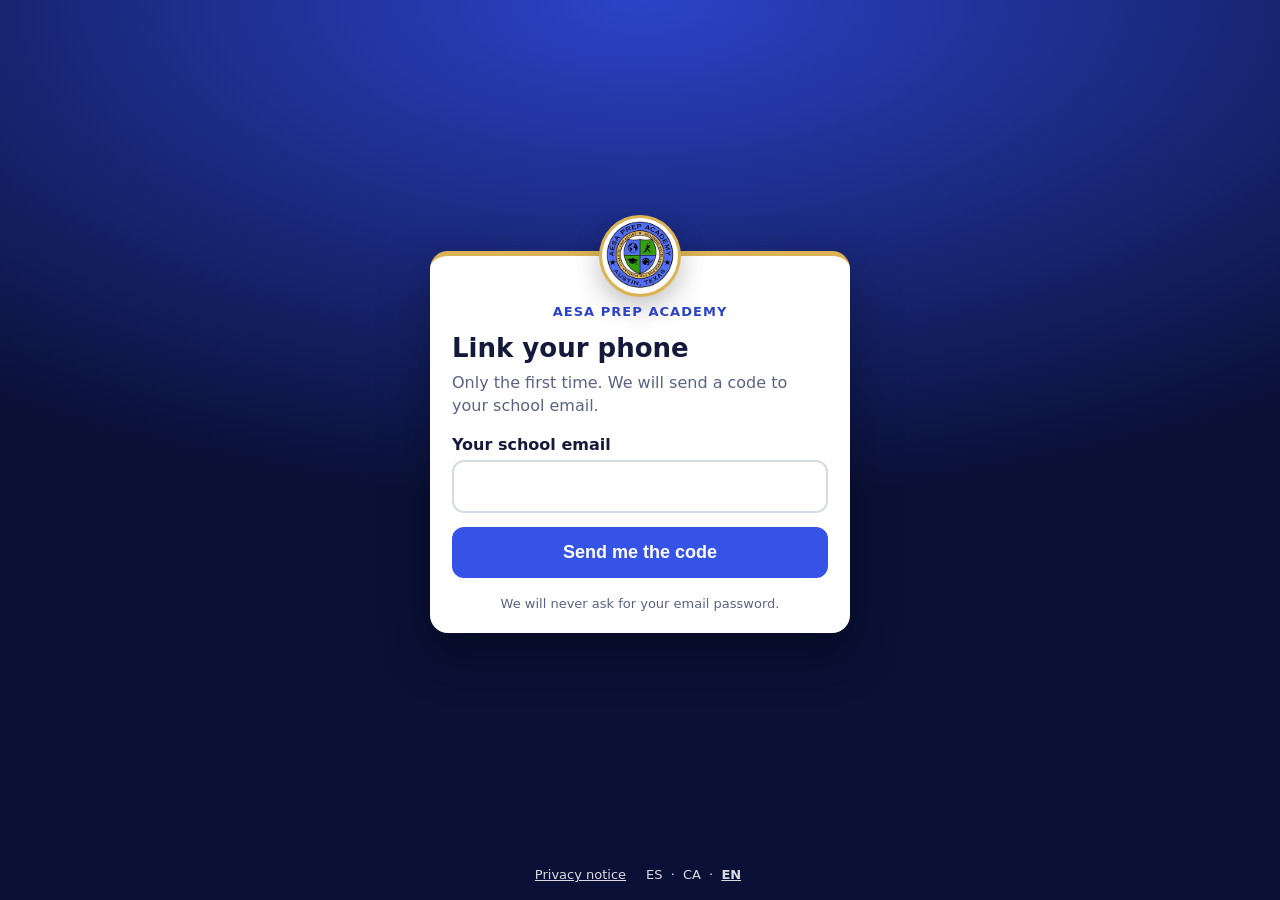
<file: index.html>
<!doctype html>
<html lang="en">
<head>
  <meta charset="utf-8">
  <meta name="viewport" content="width=device-width, initial-scale=1, viewport-fit=cover">
  <meta name="robots" content="noindex, nofollow">
  <meta name="theme-color" content="#0a1036">
  <link rel="icon" href="logo.png">
  <link rel="apple-touch-icon" href="logo.png">
  <meta name="format-detection" content="telephone=no">
  <title>AESA Prep · Entry &amp; exit</title>
  <link rel="stylesheet" href="styles.css">
</head>
<body>
  <main id="app">

    <!-- ============ CARGANDO ============ -->
    <section id="p-cargando" class="pantalla oscura">
      <img class="escudo escudo-grande" src="logo.png" alt="AESA Prep Academy">
      <div class="marca">AESA Prep Academy</div>
      <div class="spinner" aria-hidden="true"></div>
      <p id="cargando-texto" class="cargando-texto" data-t="comprobando">Checking…</p>
    </section>

    <!-- ============ VINCULAR EL MÓVIL ============ -->
    <section id="p-vincular" class="pantalla oscura" hidden>
      <div class="tarjeta">
        <img class="escudo escudo-tarjeta" src="logo.png" alt="">
        <div class="marca marca-oscura">AESA Prep Academy</div>
        <h1 data-t="vincTitulo">Vincula tu móvil</h1>
        <p class="intro" data-t="vincIntro">Solo la primera vez. Te enviaremos un código a tu correo del centro.</p>
        <p id="vinc-aviso" class="aviso" hidden></p>

        <form id="f-email" novalidate>
          <label for="email" data-t="emailEtiqueta">Tu correo del centro</label>
          <input id="email" name="email" type="email" autocomplete="email" inputmode="email" autocapitalize="off" spellcheck="false" required>
          <button id="b-enviar" type="submit" class="btn" data-t="enviarCodigo">Enviarme el código</button>
        </form>

        <form id="f-codigo" novalidate hidden>
          <p id="codigo-enviado" class="intro"></p>
          <label for="codigo" data-t="codigoEtiqueta">Código de 6 cifras</label>
          <input id="codigo" name="codigo" class="codigo" inputmode="numeric" autocomplete="one-time-code" pattern="[0-9]*" maxlength="6" required>
          <button id="b-validar" type="submit" class="btn" data-t="validar">Vincular este móvil</button>
          <button id="b-otro-email" type="button" class="enlace" data-t="otroEmail">Usar otro correo / pedir otro código</button>
        </form>

        <p id="vinc-error" class="error" role="alert" hidden></p>
        <p class="nota" data-t="vincNota">Nunca te pediremos la contraseña de tu correo.</p>
      </div>
    </section>

    <!-- ============ RESULTADO (verde / rojo) ============ -->
    <section id="p-resultado" class="pantalla resultado" hidden aria-live="assertive">
      <div class="rayas" aria-hidden="true"></div>
      <img class="escudo escudo-mini" src="logo.png" alt="AESA Prep Academy">
      <div class="res">
        <div id="res-icono" class="res-icono" aria-hidden="true"></div>
        <h1 id="res-titulo" class="res-titulo"></h1>
        <p id="res-mensaje" class="res-mensaje"></p>
        <p id="res-chip" class="chip" hidden></p>
        <div class="foto-marco">
          <div class="anillo" aria-hidden="true"></div>
          <img id="res-foto" alt="" hidden>
          <span id="res-iniciales" class="iniciales"></span>
        </div>
        <div id="res-nombre" class="res-nombre"></div>
        <div id="res-curso" class="res-curso"></div>
        <div class="reloj-fila">
          <span class="punto-vivo" aria-hidden="true"></span>
          <span id="res-reloj" class="reloj">--:--:--</span>
        </div>
        <div id="res-fecha" class="res-fecha"></div>
        <div id="res-meta" class="res-meta"></div>
        <p id="res-repetido" class="res-repetido" hidden></p>
        <div class="barra" aria-hidden="true"><div id="res-barra"></div></div>
      </div>
    </section>

    <!-- ============ ERRORES / AVISOS ============ -->
    <section id="p-error" class="pantalla oscura" hidden>
      <img class="escudo escudo-mini" src="logo.png" alt="AESA Prep Academy">
      <div class="res-icono icono-aviso" aria-hidden="true">!</div>
      <h1 id="err-titulo" class="res-titulo"></h1>
      <p id="err-mensaje" class="res-mensaje"></p>
      <button id="b-reintentar" type="button" class="btn btn-claro" data-t="reintentar" hidden>Reintentar</button>
    </section>

  </main>

  <footer id="pie" class="pie">
    <button id="b-desvincular" type="button" class="enlace" data-t="noSoyYo" hidden>No soy yo / desvincular este móvil</button>
    <a href="privacidad.html" target="_blank" rel="noopener" data-t="privacidad">Aviso de privacidad</a>
    <span class="idiomas">
      <button type="button" class="enlace" data-idioma="es">ES</button> ·
      <button type="button" class="enlace" data-idioma="ca">CA</button> ·
      <button type="button" class="enlace" data-idioma="en">EN</button>
    </span>
  </footer>

  <script src="app.js"></script>
</body>
</html>
</file>
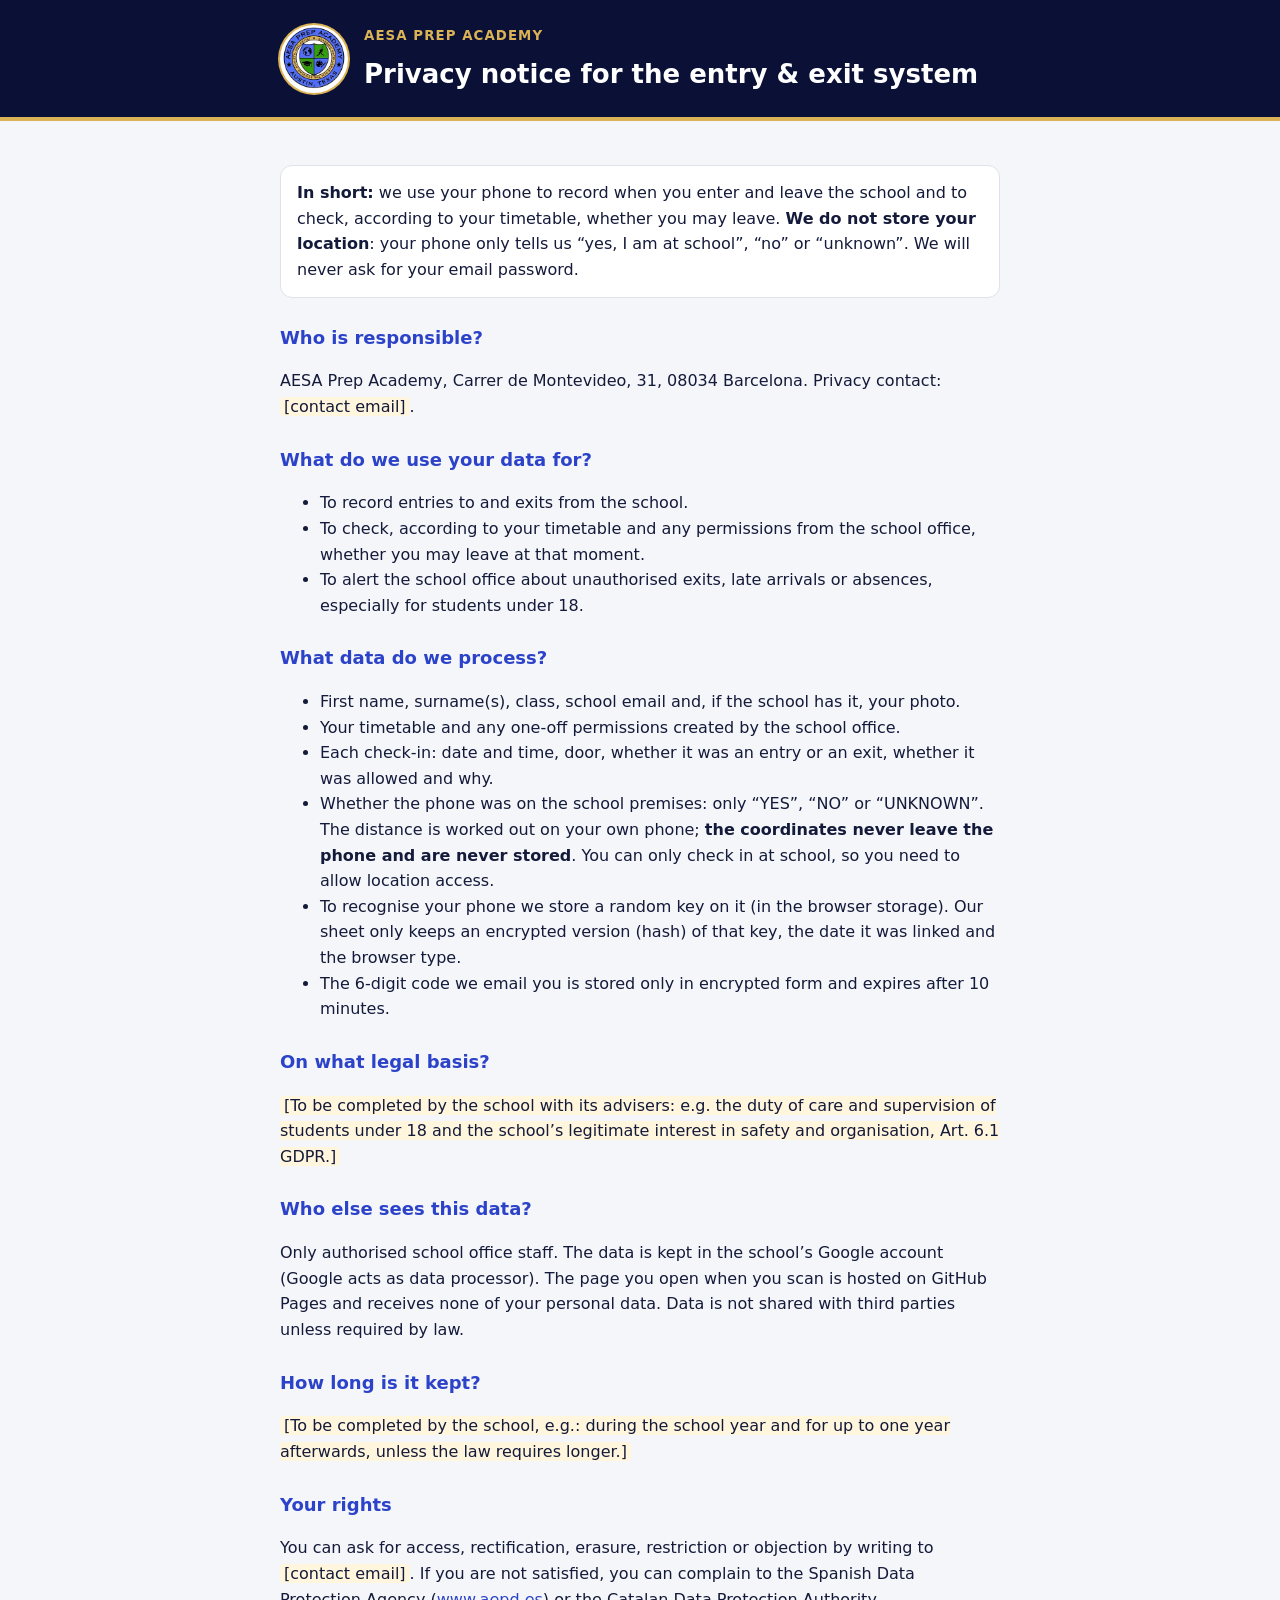
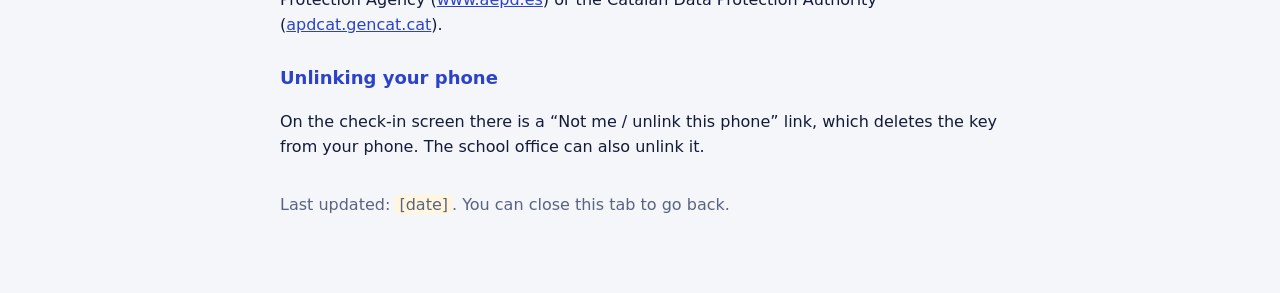
<file: privacidad.html>
<!doctype html>
<html lang="en">
<head>
  <meta charset="utf-8">
  <meta name="viewport" content="width=device-width, initial-scale=1">
  <meta name="robots" content="noindex, nofollow">
  <title>Privacy notice · AESA Prep</title>
  <style>
    :root { --navy: #2c43c9; --marino: #0a1036; --dorado: #dbb355; --texto: #141a3a; --suave: #5b6382; }
    body { margin: 0; font-family: system-ui, -apple-system, "Segoe UI", Roboto, Arial, sans-serif; color: var(--texto); background: #f4f6f9; line-height: 1.6; }
    main { max-width: 720px; margin: 0 auto; padding: 28px 18px 60px; }
    header { background: var(--marino); color: #fff; padding: 22px 18px; border-bottom: 4px solid var(--dorado); }
    header div { max-width: 720px; margin: 0 auto; display: flex; gap: 16px; align-items: center; }
    header img { width: 64px; height: 64px; border-radius: 50%; background: #fff; padding: 2px; box-shadow: 0 0 0 2px var(--dorado); flex: none; }
    header small { letter-spacing: .08em; text-transform: uppercase; color: var(--dorado); font-weight: 700; }
    h1 { margin: 6px 0 0; font-size: 26px; }
    h2 { font-size: 18px; margin: 26px 0 6px; color: var(--navy); }
    p, li { font-size: 16px; }
    .caja { background: #fff; border: 1px solid #dde3ea; border-radius: 12px; padding: 14px 16px; }
    .pendiente { background: #fff6dd; border-radius: 4px; padding: 0 4px; }
    a { color: var(--navy); }
  </style>
</head>
<body>
  <header><div><img src="logo.png" alt=""><span><small>AESA Prep Academy</small><h1>Privacy notice for the entry &amp; exit system</h1></span></div></header>
  <main>
    <p class="caja"><strong>In short:</strong> we use your phone to record when you enter and leave the school and to check, according to your timetable, whether you may leave. <strong>We do not store your location</strong>: your phone only tells us “yes, I am at school”, “no” or “unknown”. We will never ask for your email password.</p>

    <h2>Who is responsible?</h2>
    <p>AESA Prep Academy, Carrer de Montevideo, 31, 08034 Barcelona. Privacy contact: <span class="pendiente">[contact email]</span>.</p>

    <h2>What do we use your data for?</h2>
    <ul>
      <li>To record entries to and exits from the school.</li>
      <li>To check, according to your timetable and any permissions from the school office, whether you may leave at that moment.</li>
      <li>To alert the school office about unauthorised exits, late arrivals or absences, especially for students under 18.</li>
    </ul>

    <h2>What data do we process?</h2>
    <ul>
      <li>First name, surname(s), class, school email and, if the school has it, your photo.</li>
      <li>Your timetable and any one-off permissions created by the school office.</li>
      <li>Each check-in: date and time, door, whether it was an entry or an exit, whether it was allowed and why.</li>
      <li>Whether the phone was on the school premises: only “YES”, “NO” or “UNKNOWN”. The distance is worked out on your own phone; <strong>the coordinates never leave the phone and are never stored</strong>. You can only check in at school, so you need to allow location access.</li>
      <li>To recognise your phone we store a random key on it (in the browser storage). Our sheet only keeps an encrypted version (hash) of that key, the date it was linked and the browser type.</li>
      <li>The 6-digit code we email you is stored only in encrypted form and expires after 10 minutes.</li>
    </ul>

    <h2>On what legal basis?</h2>
    <p><span class="pendiente">[To be completed by the school with its advisers: e.g. the duty of care and supervision of students under 18 and the school’s legitimate interest in safety and organisation, Art. 6.1 GDPR.]</span></p>

    <h2>Who else sees this data?</h2>
    <p>Only authorised school office staff. The data is kept in the school’s Google account (Google acts as data processor). The page you open when you scan is hosted on GitHub Pages and receives none of your personal data. Data is not shared with third parties unless required by law.</p>

    <h2>How long is it kept?</h2>
    <p><span class="pendiente">[To be completed by the school, e.g.: during the school year and for up to one year afterwards, unless the law requires longer.]</span></p>

    <h2>Your rights</h2>
    <p>You can ask for access, rectification, erasure, restriction or objection by writing to <span class="pendiente">[contact email]</span>. If you are not satisfied, you can complain to the Spanish Data Protection Agency (<a href="https://www.aepd.es" target="_blank" rel="noopener">www.aepd.es</a>) or the Catalan Data Protection Authority (<a href="https://apdcat.gencat.cat" target="_blank" rel="noopener">apdcat.gencat.cat</a>).</p>

    <h2>Unlinking your phone</h2>
    <p>On the check-in screen there is a “Not me / unlink this phone” link, which deletes the key from your phone. The school office can also unlink it.</p>

    <p style="margin-top:32px; color: var(--suave)">Last updated: <span class="pendiente">[date]</span>. You can close this tab to go back.</p>
  </main>
</body>

</html>
</file>
<file: styles.css>
/* AESA Prep Academy · control de entradas y salidas — estilos de la app del alumno */
/* Colores del escudo de AESA Prep Academy */
:root {
  --navy: #0a1036;      /* marino del contorno del escudo */
  --navy-2: #2c43c9;    /* azul del escudo, más oscuro para fondos */
  --azul: #516efa;      /* azul del escudo */
  --azul-boton: #3653e8;/* azul del escudo con contraste suficiente para texto blanco */
  --dorado: #dbb355;    /* aro dorado del escudo */
  --verde: #2f8a10;     /* verde del escudo (algo más oscuro para leer bien en blanco) */
  --verde-2: #236b0b;
  --rojo: #c62828;
  --rojo-2: #8e1616;
  --gris: #4b525c;
  --gris-2: #30353c;
  --ambar: #dbb355;
  --texto: #141a3a;
  --suave: #5b6382;
  --radio: 18px;
}

* { box-sizing: border-box; }
[hidden] { display: none !important; }

html, body { margin: 0; min-height: 100%; }
body {
  font-family: system-ui, -apple-system, "Segoe UI", Roboto, "Helvetica Neue", Arial, sans-serif;
  background: var(--navy);
  color: #fff;
  -webkit-font-smoothing: antialiased;
  -webkit-tap-highlight-color: transparent;
}

.pantalla {
  position: relative;
  min-height: 100vh;
  min-height: 100dvh;
  display: flex;
  flex-direction: column;
  align-items: center;
  justify-content: center;
  padding: 24px 20px 96px;
  text-align: center;
  overflow: hidden;
}
.oscura { background: radial-gradient(120% 80% at 50% 0%, var(--navy-2), var(--navy) 70%); }

.marca { font-weight: 700; letter-spacing: .08em; text-transform: uppercase; font-size: 13px; opacity: .9; margin-bottom: 22px; color: var(--dorado); }
.marca-oscura { color: var(--navy-2); opacity: 1; margin-bottom: 14px; text-align: center; }

/* Escudo: siempre sobre un círculo blanco con aro dorado, para que se lea en cualquier fondo */
.escudo { display: block; border-radius: 50%; background: #fff; padding: 3px; box-shadow: 0 0 0 3px var(--dorado), 0 10px 30px rgba(0, 0, 0, .3); }
.escudo-grande { width: 112px; height: 112px; margin: 0 auto 18px; }
.escudo-tarjeta { width: 76px; height: 76px; margin: -66px auto 10px; }
.escudo-mini { position: absolute; top: calc(14px + env(safe-area-inset-top)); left: 14px; width: 44px; height: 44px; z-index: 2; box-shadow: 0 0 0 2px var(--dorado); }

/* ---------- Cargando ---------- */
.spinner {
  width: 56px; height: 56px; border-radius: 50%;
  border: 5px solid rgba(255, 255, 255, .2); border-top-color: #fff;
  animation: giro .8s linear infinite;
}
.cargando-texto { margin-top: 18px; font-size: 18px; opacity: .9; }

/* ---------- Vincular ---------- */
.tarjeta {
  width: 100%; max-width: 420px;
  background: #fff; color: var(--texto);
  border-radius: var(--radio);
  border-top: 5px solid var(--dorado);
  padding: 28px 22px 22px;
  margin-top: 56px;
  text-align: left;
  box-shadow: 0 20px 50px rgba(0, 0, 0, .35);
}
.tarjeta h1 { margin: 0 0 8px; font-size: 26px; }
.intro { margin: 0 0 18px; color: var(--suave); line-height: 1.45; }
label { display: block; font-weight: 600; margin: 4px 0 6px; }
input {
  width: 100%; font-size: 18px; padding: 14px 14px;
  border: 2px solid #d5dbe3; border-radius: 12px; outline: none; color: var(--texto); background: #fff;
}
input:focus { border-color: var(--azul); }
input.codigo { font-size: 30px; letter-spacing: .35em; text-align: center; font-variant-numeric: tabular-nums; }
.btn {
  display: block; width: 100%; margin-top: 14px;
  font-size: 18px; font-weight: 700; padding: 15px;
  border: 0; border-radius: 12px; cursor: pointer;
  background: var(--azul-boton); color: #fff;
}
.btn:disabled { opacity: .6; cursor: progress; }
.btn-claro { background: #fff; color: var(--navy); max-width: 320px; margin-top: 24px; }
.enlace {
  background: none; border: 0; padding: 6px 2px; font: inherit; color: inherit;
  text-decoration: underline; cursor: pointer;
}
.tarjeta .enlace { display: block; margin: 12px auto 0; color: var(--azul-boton); font-size: 15px; }
.aviso { background: #fff6dd; border: 1px solid #f0d58a; color: #6b5300; padding: 10px 12px; border-radius: 10px; margin: 0 0 14px; line-height: 1.4; }
.error { background: #fdecec; border: 1px solid #f3b7b7; color: #8e1616; padding: 10px 12px; border-radius: 10px; margin: 14px 0 0; line-height: 1.4; }
.nota { font-size: 13px; color: var(--suave); margin: 18px 0 0; text-align: center; }

/* ---------- Pie ---------- */
.pie {
  position: fixed; left: 0; right: 0; bottom: 0;
  display: flex; flex-wrap: wrap; gap: 6px 16px; justify-content: center; align-items: center;
  padding: 12px 16px calc(12px + env(safe-area-inset-bottom));
  font-size: 13px; color: rgba(255, 255, 255, .85);
}
.pie a { color: inherit; }
.idiomas .enlace { text-decoration: none; padding: 6px 4px; }
.idiomas .enlace.activo { font-weight: 800; text-decoration: underline; }

/* ---------- Resultado ---------- */
.resultado { color: #fff; transition: background-color .3s; }
.resultado.ok { background: var(--verde); }
.resultado.no { background: var(--rojo); }
.resultado.caducada { background: var(--gris); }

/* Rayas que se desplazan sin parar: una captura de pantalla se nota al momento */
.rayas {
  position: absolute; top: -20%; bottom: -20%; left: -100px; right: -100px;
  background: repeating-linear-gradient(45deg, rgba(255, 255, 255, .07) 0 24px, rgba(255, 255, 255, 0) 24px 48px);
  animation: rayas 2.4s linear infinite;
  pointer-events: none;
}
.resultado.caducada .rayas, .resultado.caducada .anillo, .resultado.caducada .punto-vivo { animation: none; opacity: 0; }

.res { position: relative; width: 100%; max-width: 460px; display: flex; flex-direction: column; align-items: center; }
.res-icono {
  width: 74px; height: 74px; border-radius: 50%;
  display: flex; align-items: center; justify-content: center;
  font-size: 46px; font-weight: 800; line-height: 1;
  background: rgba(255, 255, 255, .2); border: 3px solid rgba(255, 255, 255, .85);
  margin-bottom: 10px;
}
.icono-aviso { margin-bottom: 14px; }
.res-titulo { font-size: clamp(32px, 10vw, 46px); line-height: 1.05; margin: 4px 0 8px; font-weight: 800; letter-spacing: -.01em; }
.res-mensaje { font-size: 19px; line-height: 1.4; margin: 0 0 12px; max-width: 420px; font-weight: 500; }
.chip {
  display: inline-block; margin: 0 0 12px; padding: 7px 14px; border-radius: 999px;
  background: var(--dorado); color: #2b1f00; font-weight: 700; font-size: 16px;
}

.foto-marco { position: relative; width: 132px; height: 132px; margin: 8px 0 10px; }
.foto-marco img, .iniciales {
  position: absolute; inset: 0; width: 100%; height: 100%; border-radius: 50%;
  object-fit: cover; border: 4px solid #fff; background: rgba(0, 0, 0, .18);
}
.iniciales { display: flex; align-items: center; justify-content: center; font-size: 44px; font-weight: 800; }
.anillo {
  position: absolute; inset: -11px; border-radius: 50%;
  background: conic-gradient(from 0deg, rgba(255, 255, 255, 0) 0deg, rgba(255, 255, 255, .95) 320deg, rgba(255, 255, 255, 0) 360deg);
  -webkit-mask: radial-gradient(farthest-side, transparent calc(100% - 5px), #000 calc(100% - 4px));
          mask: radial-gradient(farthest-side, transparent calc(100% - 5px), #000 calc(100% - 4px));
  animation: giro 1.4s linear infinite;
}
.res-nombre { font-size: 24px; font-weight: 800; }
.res-curso { font-size: 16px; opacity: .9; margin-top: 2px; }
.reloj-fila { display: flex; align-items: center; gap: 10px; margin-top: 14px; }
.reloj { font-size: clamp(44px, 15vw, 64px); font-weight: 800; font-variant-numeric: tabular-nums; letter-spacing: .02em; line-height: 1; }
.punto-vivo { width: 14px; height: 14px; border-radius: 50%; background: #fff; animation: latido 1s ease-in-out infinite; }
.res-fecha { font-size: 17px; opacity: .95; margin-top: 6px; }
.res-fecha::first-letter { text-transform: uppercase; }
.res-meta { font-size: 15px; opacity: .92; margin-top: 10px; }
.res-repetido { font-size: 14px; opacity: .9; margin: 8px 0 0; }
.barra { width: 100%; max-width: 300px; height: 6px; border-radius: 6px; background: rgba(255, 255, 255, .25); margin-top: 18px; overflow: hidden; }
#res-barra { height: 100%; width: 100%; background: #fff; border-radius: 6px; transition: width .25s linear; }

@keyframes giro { to { transform: rotate(360deg); } }
@keyframes rayas { to { transform: translateX(67.88px); } } /* 48px / sin(45°): la animación encaja sin saltos */
@keyframes latido { 0%, 100% { opacity: 1; transform: scale(1); } 50% { opacity: .25; transform: scale(.7); } }

/* Movimiento reducido: se mantiene el reloj, el anillo y el punto (sirven contra las capturas) pero más suaves */
@media (prefers-reduced-motion: reduce) {
  .rayas { animation: none; }
  .anillo { animation-duration: 4s; }
}

@media (max-height: 640px) {
  .foto-marco { width: 96px; height: 96px; }
  .res-icono { width: 56px; height: 56px; font-size: 34px; }
  .reloj { font-size: 44px; }
}
</file>
